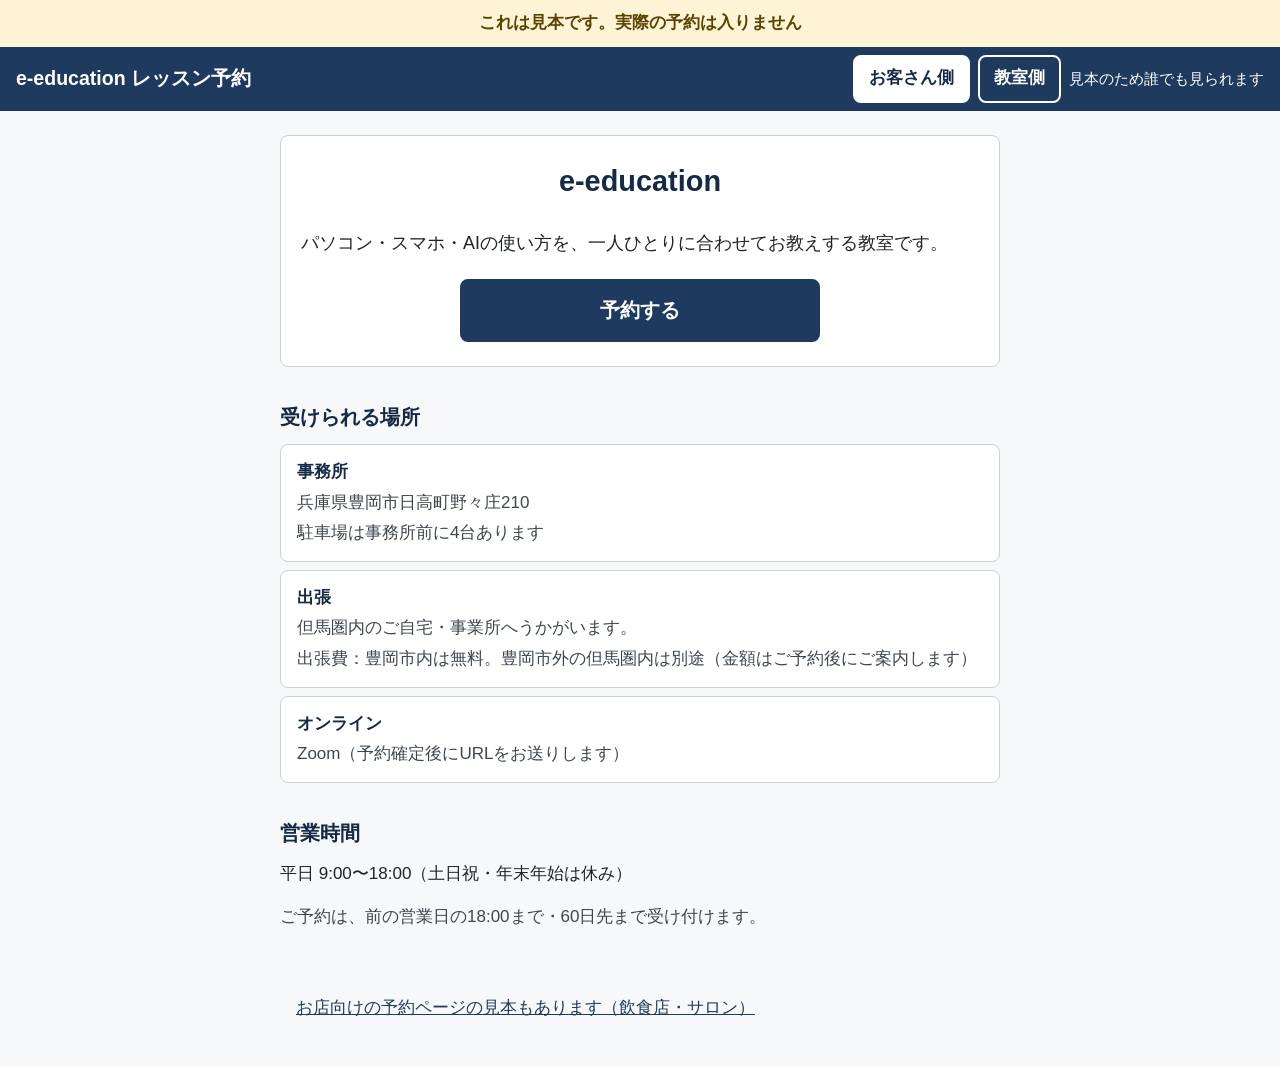
<file: index.html>
<!DOCTYPE html>
<html lang="ja">
<head>
  <meta charset="UTF-8">
  <meta name="viewport" content="width=device-width, initial-scale=1">
  <meta name="description" content="e-education（兵庫県豊岡市）のレッスン予約ページの見本です。実際の予約は入りません。">
  <meta name="theme-color" content="#1f3a5f">
  <title>e-education レッスン予約（見本）</title>
  <link rel="stylesheet" href="css/style.css">
</head>
<body>
  <!-- 全画面に出す「見本です」のお知らせ -->
  <p class="demo-notice" id="demo-notice"></p>

  <header class="site-header">
    <p class="site-name" id="site-name"></p>
    <!-- お客さん側と教室側の切り替え（見本なのでログインはなし） -->
    <nav class="mode-switch" aria-label="画面の切り替え">
      <button type="button" class="mode-btn" data-action="mode-customer" id="mode-customer">お客さん側</button>
      <button type="button" class="mode-btn" data-action="mode-admin" id="mode-admin">教室側</button>
      <span class="mode-note">見本のため誰でも見られます</span>
    </nav>
  </header>

  <div class="layout">
    <!-- 画面はここに js/app.js が描く -->
    <main class="page" id="app"></main>
    <!-- 選んだ内容と金額・時間（スマホは下に固定の帯、パソコンは右側） -->
    <aside class="summary" id="summary" aria-label="選んだ内容" hidden></aside>
  </div>

  <!-- お店向けの見本への小さな案内（トップの画面にだけ出す。css/style.css の .site-footer） -->
  <footer class="site-footer">
    <p><a href="shop/">お店向けの予約ページの見本もあります（飲食店・サロン）</a></p>
  </footer>

  <!-- 読みこむ順番に意味がある：データ → 計算 → 保存 → 書き方 → 教室側の画面 → 画面全体 -->
  <script src="js/data.js"></script>
  <script src="js/availability.js"></script>
  <script src="js/price.js"></script>
  <script src="js/store.js"></script>
  <script src="js/format.js"></script>
  <script src="js/admin.js"></script>
  <script src="js/app.js"></script>
</body>
</html>
</file>
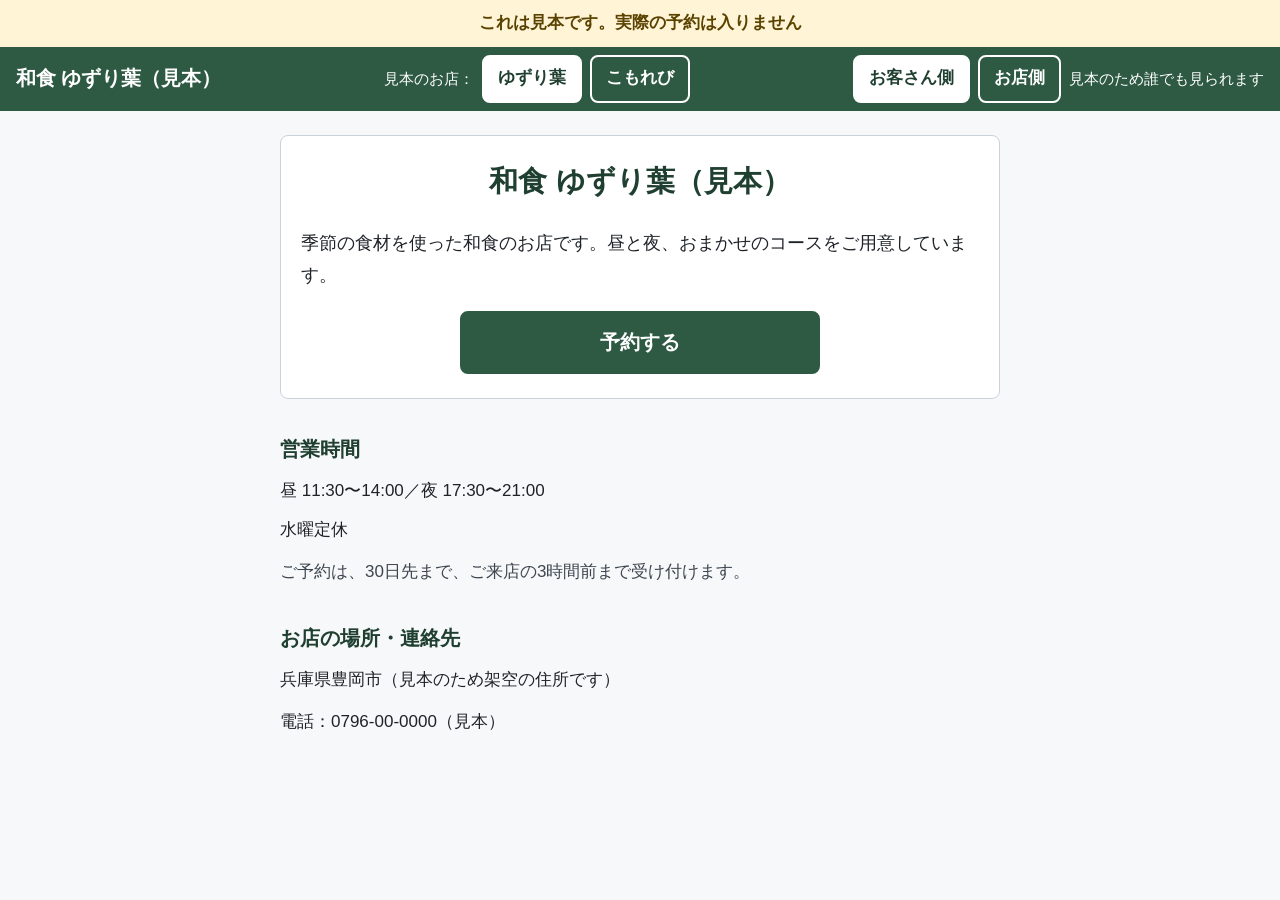
<file: shop/index.html>
<!DOCTYPE html>
<html lang="ja">
<head>
  <meta charset="UTF-8">
  <meta name="viewport" content="width=device-width, initial-scale=1">
  <meta name="theme-color" content="#1f3a5f">
  <meta name="description" content="但馬の小さなお店向けの予約ページの見本です。実際の予約は入りません。">
  <title>お店向け予約ページ（見本）</title>
  <link rel="stylesheet" href="css/style.css">
</head>
<body data-color="navy">
  <!-- 全画面に出す「見本です」のお知らせ -->
  <p class="demo-notice" id="demo-notice"></p>

  <header class="site-header">
    <p class="site-name" id="site-name">お店向け予約ページ（見本）</p>
    <!-- 見本のお店の切り替え -->
    <nav class="mode-switch" id="shop-switch" aria-label="見本のお店の切り替え"></nav>
    <!-- お客さん側とお店側の切り替え（見本なのでログインはなし） -->
    <nav class="mode-switch" aria-label="画面の切り替え">
      <button type="button" class="mode-btn" data-action="mode-customer" id="mode-customer">お客さん側</button>
      <button type="button" class="mode-btn" data-action="mode-admin" id="mode-admin">お店側</button>
      <span class="mode-note">見本のため誰でも見られます</span>
    </nav>
  </header>

  <div class="layout">
    <!-- 画面はここに js/app.js が描く -->
    <main class="page" id="app"></main>
    <!-- 選んだ内容と料金・時間（スマホは下に固定の帯、パソコンは右側） -->
    <aside class="summary" id="summary" aria-label="選んだ内容" hidden></aside>
  </div>

  <!-- 読みこむ順番に意味がある：お店の設定 → 計算 → 金額 → 書き方 → 保存 → 設定の確かめ → お店側の画面 → 画面全体 -->
  <script src="js/shops.js"></script>
  <script src="js/availability.js"></script>
  <script src="js/price.js"></script>
  <script src="js/format.js"></script>
  <script src="js/store.js"></script>
  <script src="js/settings.js"></script>
  <script src="js/admin.js"></script>
  <script src="js/app.js"></script>
</body>
</html>
</file>
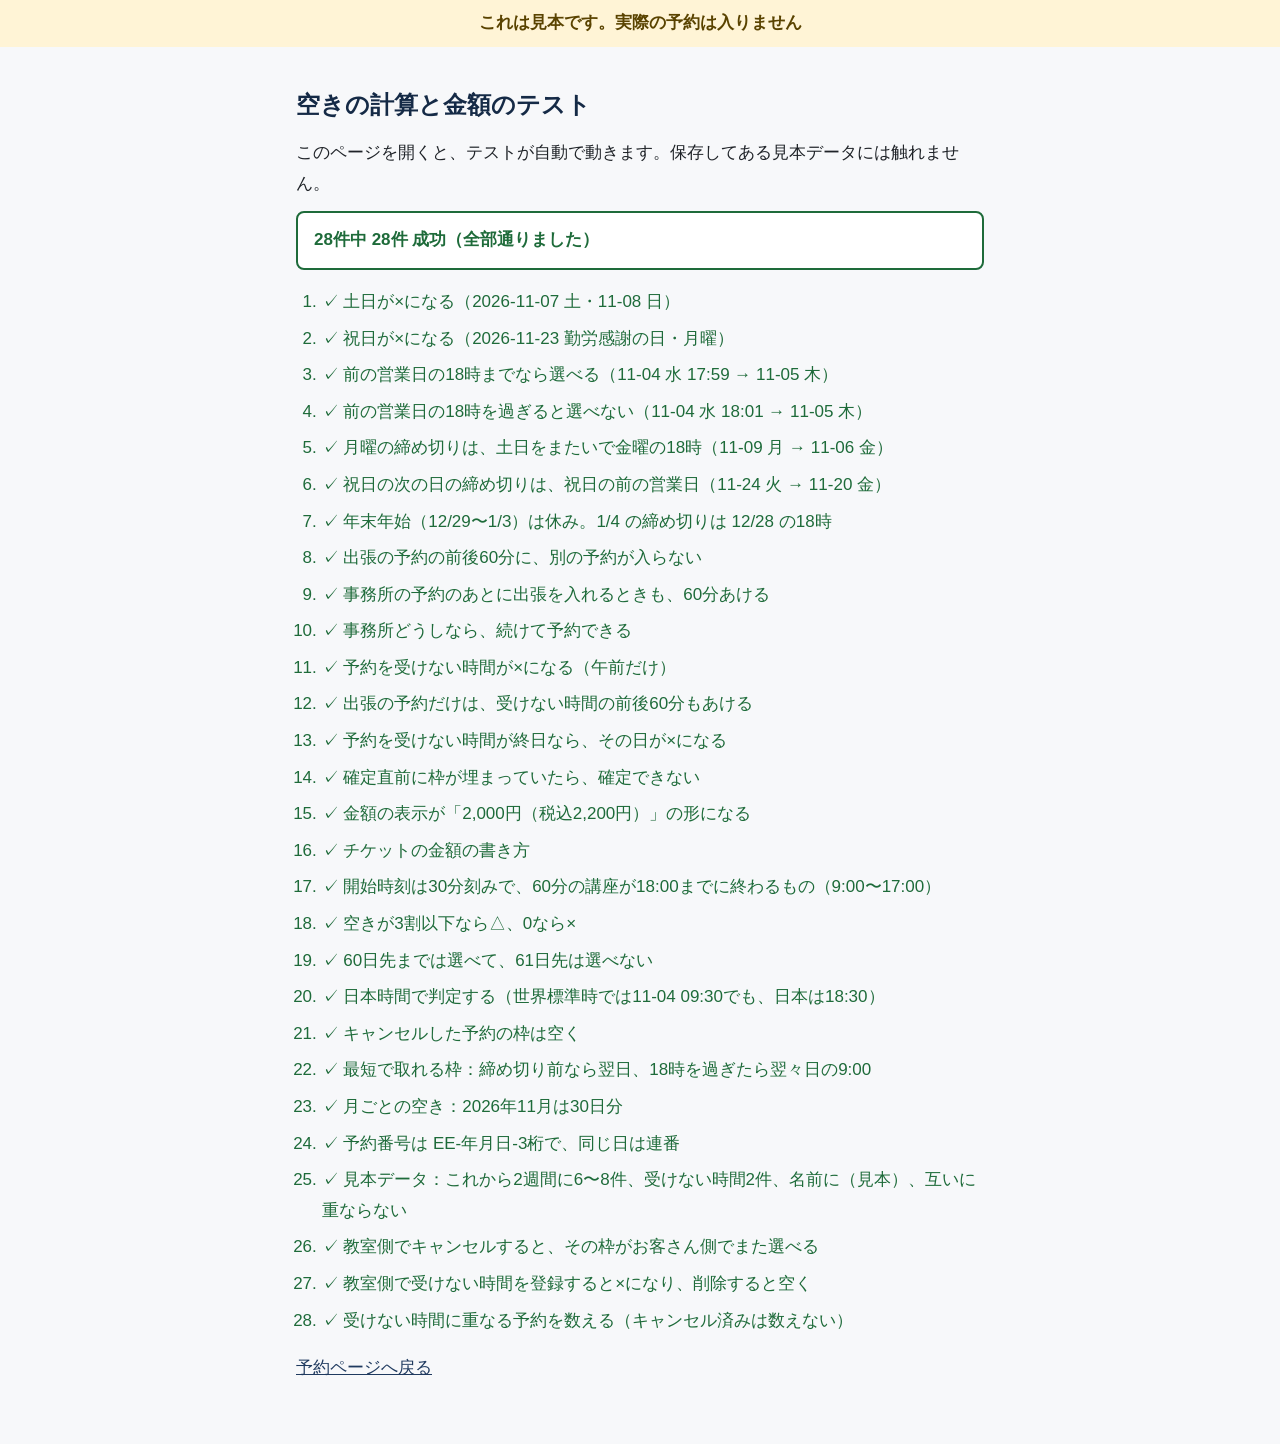
<file: tests/index.html>
<!DOCTYPE html>
<html lang="ja">
<head>
  <meta charset="UTF-8">
  <meta name="viewport" content="width=device-width, initial-scale=1">
  <meta name="description" content="e-education（兵庫県豊岡市）のレッスン予約ページの見本です。実際の予約は入りません。">
  <meta name="theme-color" content="#1f3a5f">
  <title>テスト — e-education レッスン予約（見本）</title>
  <link rel="stylesheet" href="../css/style.css">
</head>
<body>
  <p class="demo-notice">これは見本です。実際の予約は入りません</p>
  <main class="page">
    <h1>空きの計算と金額のテスト</h1>
    <p>このページを開くと、テストが自動で動きます。保存してある見本データには触れません。</p>
    <p id="summary" class="test-summary">テスト中…</p>
    <ol id="results" class="test-list"></ol>
    <p><a href="../index.html">予約ページへ戻る</a></p>
  </main>

  <script src="../js/data.js"></script>
  <script src="../js/availability.js"></script>
  <script src="../js/price.js"></script>
  <script src="../js/store.js"></script>
  <script src="tests.js"></script>
</body>
</html>
</file>
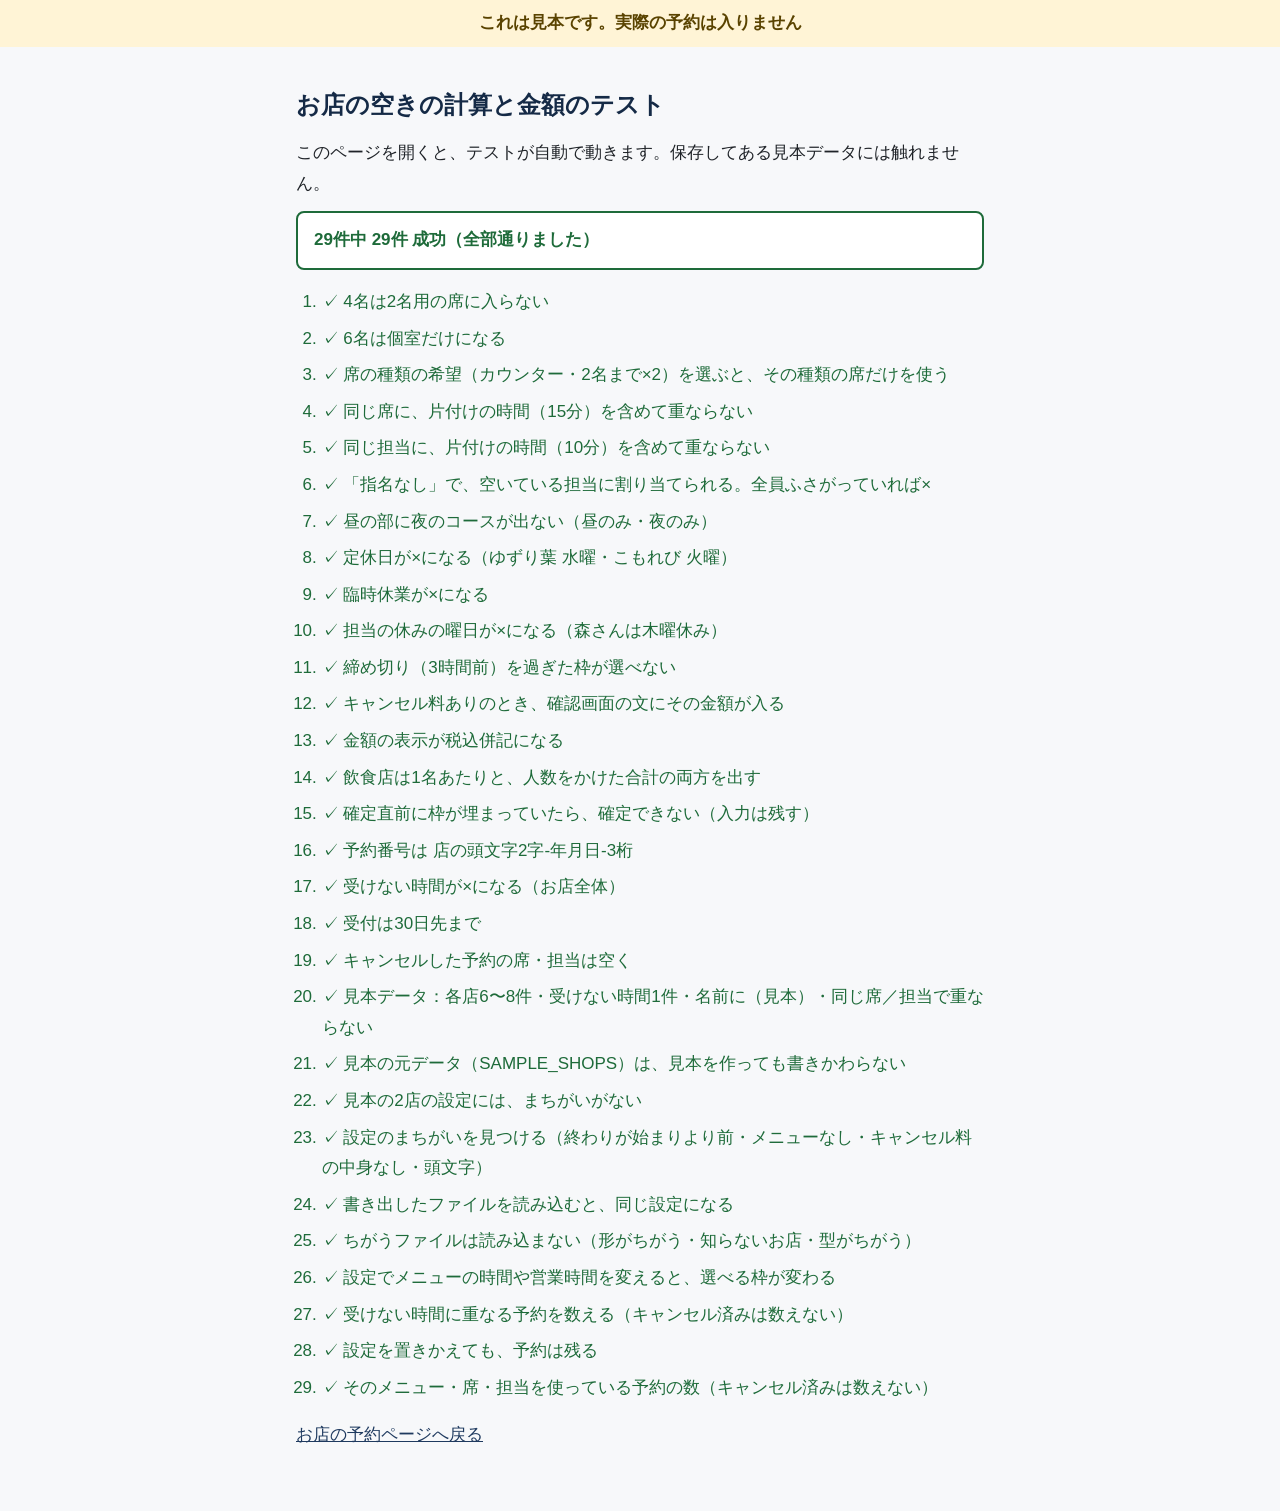
<file: shop/tests/index.html>
<!DOCTYPE html>
<html lang="ja">
<head>
  <meta charset="UTF-8">
  <meta name="viewport" content="width=device-width, initial-scale=1">
  <title>テスト — お店向け予約ページ（見本）</title>
  <link rel="stylesheet" href="../css/style.css">
</head>
<body>
  <p class="demo-notice">これは見本です。実際の予約は入りません</p>
  <main class="page">
    <h1>お店の空きの計算と金額のテスト</h1>
    <p>このページを開くと、テストが自動で動きます。保存してある見本データには触れません。</p>
    <p id="summary" class="test-summary">テスト中…</p>
    <ol id="results" class="test-list"></ol>
    <p><a href="../index.html">お店の予約ページへ戻る</a></p>
  </main>

  <script src="../js/shops.js"></script>
  <script src="../js/availability.js"></script>
  <script src="../js/price.js"></script>
  <script src="../js/format.js"></script>
  <script src="../js/store.js"></script>
  <script src="../js/settings.js"></script>
  <script src="tests.js"></script>
</body>
</html>
</file>
<file: css/style.css>
/* =============================================================
   css/style.css — 見た目
   色はここ（先頭の変数）だけで決める。
   ============================================================= */

:root {
  /* 落ち着いた紺（※教室のロゴの紺に近い色の仮。ロゴの色番号がわかれば差しかえる） */
  --color-navy: #1f3a5f;
  --color-navy-dark: #152a46;
  --color-navy-light: #e8eef6;

  --color-text: #1f2328;      /* 本文 */
  --color-text-sub: #3d4650;  /* 説明文（薄くしすぎない） */
  --color-bg: #f7f8fa;
  --color-surface: #ffffff;
  --color-border: #c9d1db;

  --color-notice-bg: #fff4d6; /* 「見本です」の帯 */
  --color-notice-text: #5a4300;

  --color-few: #7a5200;       /* △ 残りわずか（せかさない落ち着いた茶） */
  --color-none-bg: #eceef1;   /* × の日の地（赤で塗らない） */
  --color-none-text: #5b636d; /* × の日の文字（読める濃さ） */
  --color-error: #8a3b00;     /* 入力のまちがい */

  --color-ok: #1e6b3a;        /* テストの成功 */
  --color-ng: #8a3b00;        /* テストの失敗（赤で塗らない） */

  --font-size-base: 17px;
  --line-height: 1.8;
  --tap-height: 48px;         /* ボタンの高さの下限 */
  --radius: 8px;
}

* { box-sizing: border-box; }

html { font-size: var(--font-size-base); }

body {
  margin: 0;
  background: var(--color-bg);
  color: var(--color-text);
  font-family: "Hiragino Sans", "Hiragino Kaku Gothic ProN", "Noto Sans JP", "Yu Gothic", Meiryo, sans-serif;
  line-height: var(--line-height);
}

a { color: var(--color-navy); }

/* 「これは見本です」の帯 */
.demo-notice {
  margin: 0;
  padding: 8px 16px;
  background: var(--color-notice-bg);
  color: var(--color-notice-text);
  text-align: center;
  font-weight: bold;
}

.site-header {
  background: var(--color-navy);
  color: #fff;
  padding: 8px 16px;
  display: flex;
  flex-wrap: wrap;
  align-items: center;
  justify-content: space-between;
  gap: 4px 16px;
}

/* お客さん側・教室側の切り替え */
.mode-switch { display: flex; flex-wrap: wrap; align-items: center; gap: 4px 8px; }
.mode-btn {
  min-height: var(--tap-height);
  padding: 6px 14px;
  border: 2px solid #fff;
  border-radius: var(--radius);
  background: transparent;
  color: #fff;
  font-weight: bold;
  cursor: pointer;
}
.mode-btn[aria-pressed="true"] { background: #fff; color: var(--color-navy-dark); }
.mode-note { font-size: 0.9rem; }

.site-name {
  margin: 0;
  font-size: 1.15rem;
  font-weight: bold;
}

.page {
  max-width: 720px;
  margin: 0 auto;
  padding: 24px 16px 48px;
}

/* 本文と「選んだ内容」を並べる枠（スマホでは本文だけ） */
.layout {
  max-width: 1100px;
  margin: 0 auto;
}
.layout > .page { margin: 0 auto; }

h1 {
  font-size: 1.4rem;
  color: var(--color-navy-dark);
  line-height: 1.5;
}

h2 {
  font-size: 1.2rem;
  color: var(--color-navy-dark);
  margin: 0 0 8px;
}

p { margin: 0 0 12px; }

.sub { color: var(--color-text-sub); font-size: 1rem; }

.section { margin-top: 32px; }

/* ---------- ボタン ---------- */
button { font: inherit; }

.btn {
  display: inline-flex;
  align-items: center;
  justify-content: center;
  min-height: var(--tap-height);
  padding: 10px 24px;
  border-radius: var(--radius);
  border: 2px solid var(--color-navy);
  font-weight: bold;
  cursor: pointer;
}
.btn-primary { background: var(--color-navy); color: #fff; }
.btn-primary:hover { background: var(--color-navy-dark); }
.btn-secondary { background: var(--color-surface); color: var(--color-navy); }
.btn-secondary:hover { background: var(--color-navy-light); }
.btn-large { min-height: 56px; font-size: 1.15rem; padding: 12px 40px; }

.actions { margin: 24px 0 8px; }
.actions .btn { width: 100%; }

button:focus-visible, input:focus-visible, textarea:focus-visible {
  outline: 3px solid #f0b400;
  outline-offset: 2px;
}

/* ---------- 手順の見出し ---------- */
.step-head {
  display: flex;
  align-items: center;
  justify-content: space-between;
  gap: 12px;
  margin-bottom: 4px;
}
.btn-back {
  min-height: var(--tap-height);
  padding: 8px 16px 8px 8px;
  border: none;
  background: none;
  color: var(--color-navy);
  font-weight: bold;
  cursor: pointer;
  text-decoration: underline;
}
.step-count { margin: 0; color: var(--color-text-sub); font-size: 1rem; }

/* ---------- トップ ---------- */
.hero {
  background: var(--color-surface);
  border: 1px solid var(--color-border);
  border-radius: var(--radius);
  padding: 24px 20px;
  text-align: center;
}
.hero h1 { margin-top: 0; font-size: 1.7rem; }
.lead { font-size: 1.05rem; text-align: left; }
.hero .btn-large { width: 100%; max-width: 360px; margin-top: 8px; }

.place-list { list-style: none; padding: 0; margin: 0; }
.place-list li {
  background: var(--color-surface);
  border: 1px solid var(--color-border);
  border-radius: var(--radius);
  padding: 12px 16px;
  margin-bottom: 8px;
}
.place-name { display: block; font-weight: bold; color: var(--color-navy-dark); }
.place-detail { display: block; color: var(--color-text-sub); }

/* ---------- 選ぶカード（講座・場所） ---------- */
.choice-list { display: grid; gap: 12px; margin: 16px 0; }
.choice {
  display: block;
  width: 100%;
  min-height: var(--tap-height);
  text-align: left;
  padding: 14px 16px 14px 52px;
  background: var(--color-surface);
  border: 2px solid var(--color-border);
  border-radius: var(--radius);
  color: var(--color-text);
  cursor: pointer;
  position: relative;
  line-height: 1.6;
}
/* 左の丸（選ぶと塗りつぶし） */
.choice::before {
  content: "";
  position: absolute;
  left: 16px;
  top: 18px;
  width: 22px;
  height: 22px;
  border: 2px solid var(--color-navy);
  border-radius: 50%;
  background: #fff;
}
.choice[aria-checked="true"] {
  border-color: var(--color-navy);
  background: var(--color-navy-light);
  box-shadow: 0 0 0 1px var(--color-navy);
}
.choice[aria-checked="true"]::before {
  background: var(--color-navy);
  box-shadow: inset 0 0 0 4px #fff;
}
.choice-title { display: block; font-weight: bold; font-size: 1.1rem; color: var(--color-navy-dark); }
.choice-meta { display: block; font-weight: bold; }
.choice-desc { display: block; color: var(--color-text-sub); }

.notes { padding-left: 1.3em; margin: 8px 0 16px; }

.tickets table {
  width: 100%;
  border-collapse: collapse;
  background: var(--color-surface);
  font-size: 1rem;
}
.tickets caption { text-align: left; font-weight: bold; padding-bottom: 4px; }
.tickets th, .tickets td {
  border: 1px solid var(--color-border);
  padding: 6px 8px;
  text-align: left;
}
.tickets tbody th { white-space: nowrap; }
.tickets thead th { background: var(--color-navy-light); }
.tickets p { margin-top: 8px; }

/* ---------- ③ 日付（カレンダー） ---------- */
.earliest {
  background: var(--color-surface);
  border: 2px solid var(--color-navy);
  border-radius: var(--radius);
  padding: 16px;
  margin: 16px 0;
}
.earliest-label { margin: 0; color: var(--color-text-sub); font-weight: bold; }
.earliest-value { font-size: 1.25rem; font-weight: bold; color: var(--color-navy-dark); margin: 4px 0 12px; }
.earliest .btn { width: 100%; }

.legend { display: flex; flex-wrap: wrap; gap: 4px 16px; font-size: 1rem; }

.cal-nav {
  display: flex;
  align-items: center;
  justify-content: space-between;
  gap: 8px;
  margin: 8px 0;
}
.cal-title { margin: 0; font-size: 1.2rem; }
.btn-month {
  min-height: var(--tap-height);
  padding: 8px 12px;
  border: 2px solid var(--color-navy);
  border-radius: var(--radius);
  background: var(--color-surface);
  color: var(--color-navy);
  font-weight: bold;
  cursor: pointer;
}
.btn-month:disabled { border-color: var(--color-border); color: var(--color-none-text); cursor: default; }

.calendar { width: 100%; border-collapse: separate; border-spacing: 3px; table-layout: fixed; margin-bottom: 12px; }
.calendar th { font-size: 0.95rem; font-weight: bold; color: var(--color-text-sub); padding: 4px 0; }
.calendar td { padding: 0; height: 60px; }
.cal-day {
  display: flex;
  flex-direction: column;
  align-items: center;
  justify-content: center;
  width: 100%;
  height: 100%;
  min-height: var(--tap-height);
  border-radius: 6px;
  border: 2px solid var(--color-border);
  background: var(--color-surface);
  line-height: 1.2;
}
button.cal-day { cursor: pointer; }
button.cal-day:hover { border-color: var(--color-navy); }
.cal-num { font-size: 1rem; font-weight: bold; }
.cal-mark { font-size: 1.1rem; font-weight: bold; }
.mark-ok, .mark-ok .cal-mark { color: var(--color-navy); }
/* ○ は文字の形が小さく見えるので、△・× と同じくらいの大きさの輪を線で描く（文字は読み上げ用に残す） */
.mark-ok .cal-mark, .ring {
  display: inline-block;
  width: 0.95em;
  height: 0.95em;
  margin: 0.15em 0;
  border: 2.5px solid var(--color-navy);
  border-radius: 50%;
  font-size: 1rem;
  color: transparent;
  overflow: hidden;
  vertical-align: middle;
}
.mark-few, .mark-few .cal-mark { color: var(--color-few); }
.cal-day.mark-none { background: var(--color-none-bg); border-color: var(--color-none-bg); color: var(--color-none-text); }
.mark-none-text { color: var(--color-none-text); }
.cal-day.is-selected { border-color: var(--color-navy); background: var(--color-navy-light); box-shadow: 0 0 0 1px var(--color-navy); }

/* ---------- ④ 時間 ---------- */
.day-title { font-size: 1.15rem; font-weight: bold; margin: 8px 0 4px; }
.time-list {
  display: grid;
  grid-template-columns: repeat(auto-fill, minmax(140px, 1fr));
  gap: 8px;
  margin: 12px 0;
}
.time-btn {
  min-height: var(--tap-height);
  padding: 8px;
  border: 2px solid var(--color-navy);
  border-radius: var(--radius);
  background: var(--color-surface);
  color: var(--color-navy-dark);
  font-weight: bold;
  font-size: 1.05rem;
  cursor: pointer;
}
.time-btn[aria-checked="true"] { background: var(--color-navy); color: #fff; }
.chosen {
  background: var(--color-navy-light);
  border-radius: var(--radius);
  padding: 12px 16px;
  margin-top: 16px;
}

/* お知らせ（先に予約が入ったときなど）。責めない落ち着いた色 */
.notice {
  background: var(--color-notice-bg);
  color: var(--color-notice-text);
  border-radius: var(--radius);
  padding: 12px 16px;
  font-weight: bold;
}
.notice-plain {
  background: var(--color-navy-light);
  border-radius: var(--radius);
  padding: 12px 16px;
}

/* ---------- ⑤ 入力 ---------- */
.field { margin-bottom: 20px; }
.field label { display: block; font-weight: bold; margin-bottom: 4px; }
.field input, .field textarea, .field select {
  display: block;
  width: 100%;
  max-width: 100%;
  min-width: 0;          /* iPhone で入力欄が中身の幅に引っぱられて、はみ出さないように */
  box-sizing: border-box;
  min-height: var(--tap-height);
  padding: 10px 12px;
  font: inherit;
  color: var(--color-text);
  background: #fff;
  border: 2px solid var(--color-border);
  border-radius: var(--radius);
}
.field input:focus, .field textarea:focus { border-color: var(--color-navy); }

/* 日付の入力欄：iPhone（Safari）は独自の見た目で幅を決めるので、
   見た目の指定を外して（appearance: none）ほかの欄と同じ幅・高さにそろえる */
.field input[type="date"] {
  -webkit-appearance: none;
  appearance: none;
  height: var(--tap-height);
  line-height: 1.4;
  text-align: left;
}
.field input[type="date"]::-webkit-date-and-time-value { text-align: left; }
.field-hint { margin: 4px 0 0; color: var(--color-text-sub); font-size: 1rem; }
.field-hint.is-empty { color: var(--color-navy-dark); font-weight: bold; }
.field [aria-invalid="true"] { border-color: var(--color-error); }
.field-error { color: var(--color-error); font-weight: bold; margin: 4px 0 0; }
.tag-req, .tag-opt {
  display: inline-block;
  font-size: 0.85rem;
  padding: 0 8px;
  border-radius: 4px;
  margin-left: 4px;
  vertical-align: middle;
}
.tag-req { background: var(--color-navy); color: #fff; }
.tag-opt { background: var(--color-none-bg); color: var(--color-text); }

/* ---------- ⑥ 確認・⑦ 完了 ---------- */
.demo-notice-strong {
  background: var(--color-notice-bg);
  color: var(--color-notice-text);
  border: 2px solid #d9b44a;
  border-radius: var(--radius);
  padding: 12px 8px;
  font-weight: bold;
  text-align: center;
}

.details {
  margin: 16px 0;
  background: var(--color-surface);
  border: 1px solid var(--color-border);
  border-radius: var(--radius);
}
.details > div {
  display: grid;
  grid-template-columns: 7.5em 1fr;
  gap: 8px;
  padding: 10px 16px;
  border-bottom: 1px solid var(--color-border);
}
.details > div:last-child { border-bottom: none; }
.details dt { font-weight: bold; color: var(--color-navy-dark); }
.details dd { margin: 0; overflow-wrap: anywhere; }
/* スマホでは項目名の下に中身を出す（中身の幅を広くとるため） */
@media (max-width: 599px) {
  .details > div { grid-template-columns: 1fr; gap: 0; }
}

.contact-box {
  margin: 24px 0;
  padding: 16px;
  background: var(--color-surface);
  border: 2px solid var(--color-navy);
  border-radius: var(--radius);
}

.booking-number {
  text-align: center;
  background: var(--color-navy);
  color: #fff;
  border-radius: var(--radius);
  padding: 16px;
  margin: 16px 0;
}
.booking-number-label { margin: 0; font-weight: bold; }
.booking-number-value { margin: 0; font-size: 1.6rem; font-weight: bold; letter-spacing: 0.05em; }

.flow { padding-left: 1.5em; }
.flow li { margin-bottom: 6px; }

.email-preview {
  white-space: pre-wrap;
  overflow-wrap: anywhere;
  font-family: inherit;
  font-size: 1rem;
  line-height: 1.7;
  background: var(--color-surface);
  border: 1px dashed var(--color-border);
  border-radius: var(--radius);
  padding: 16px;
}

/* ---------- 教室側 ---------- */
body.is-admin .page { max-width: 1040px; }

.tabs { display: flex; flex-wrap: wrap; gap: 8px; margin: 8px 0 20px; border-bottom: 2px solid var(--color-navy); }
.tab-btn {
  min-height: var(--tap-height);
  padding: 8px 16px;
  border: 2px solid var(--color-navy);
  border-bottom: none;
  border-radius: var(--radius) var(--radius) 0 0;
  background: var(--color-surface);
  color: var(--color-navy);
  font-weight: bold;
  cursor: pointer;
  margin-bottom: -2px;
}
.tab-btn[aria-selected="true"] { background: var(--color-navy); color: #fff; }

.filters { display: flex; flex-wrap: wrap; gap: 8px; }
.filter-btn {
  min-height: var(--tap-height);
  min-width: 88px;
  padding: 8px 16px;
  border: 2px solid var(--color-navy);
  border-radius: var(--radius);
  background: var(--color-surface);
  color: var(--color-navy);
  font-weight: bold;
  cursor: pointer;
}
.filter-btn[aria-pressed="true"] { background: var(--color-navy-light); box-shadow: inset 0 -4px 0 var(--color-navy); }
.period { margin: 12px 0; font-weight: bold; }
.empty { padding: 16px; background: var(--color-surface); border: 1px solid var(--color-border); border-radius: var(--radius); }

.admin-table { width: 100%; border-collapse: collapse; background: var(--color-surface); }
.admin-table th, .admin-table td {
  border-bottom: 1px solid var(--color-border);
  padding: 10px 12px;
  text-align: left;
  vertical-align: middle;
}
.admin-table thead th { background: var(--color-navy-light); color: var(--color-navy-dark); white-space: nowrap; }
.admin-table tr.is-cancelled td { color: var(--color-none-text); background: var(--color-none-bg); }
.status-cancelled { font-weight: bold; }
.btn-small { min-height: var(--tap-height); padding: 6px 16px; }

.block-form {
  max-width: 640px;
  background: var(--color-surface);
  border: 1px solid var(--color-border);
  border-radius: var(--radius);
  padding: 16px;
}
.field-row { display: grid; grid-template-columns: minmax(0, 1fr) minmax(0, 1fr); gap: 16px; }
.field-row > .field { min-width: 0; }
.block-form .field { margin-bottom: 12px; }

/* スマホでは表を1件ずつのカードにする（横にはみ出さないように） */
@media (max-width: 699px) {
  .tabs { border-bottom: none; }
  .tab-btn { border-bottom: 2px solid var(--color-navy); border-radius: var(--radius); margin-bottom: 0; }
  .admin-table thead { display: none; }
  .admin-table, .admin-table tbody, .admin-table tr, .admin-table td { display: block; width: 100%; }
  .admin-table tr { border: 1px solid var(--color-border); border-radius: var(--radius); margin-bottom: 12px; padding: 4px 0; background: var(--color-surface); }
  .admin-table td { border-bottom: none; padding: 4px 16px; display: grid; grid-template-columns: 6em 1fr; gap: 8px; }
  .admin-table td::before { content: attr(data-label); font-weight: bold; color: var(--color-navy-dark); }
  .admin-table { background: transparent; }
}

/* ---------- 選んだ内容（スマホは下に固定の帯） ---------- */
.summary {
  position: fixed;
  left: 0;
  right: 0;
  bottom: 0;
  z-index: 10;
  background: var(--color-navy-dark);
  color: #fff;
  padding: 8px 16px 10px;
  font-size: 1rem;
  line-height: 1.5;
  box-shadow: 0 -2px 8px rgba(0, 0, 0, 0.15);
}
.summary[hidden] { display: none; }
.summary-title { display: none; }
.summary-list { margin: 0; display: grid; grid-template-columns: 1fr; gap: 0; }
.summary-list > div { display: flex; gap: 8px; min-width: 0; }
.summary-list dt { flex: none; opacity: 0.85; }
.summary-list dd { margin: 0; font-weight: bold; min-width: 0; overflow-wrap: anywhere; }

/* スマホで文字を入れている間は帯を隠す（js/app.js が is-typing をつける） */
@media (max-width: 959px) {
  body.is-typing .summary { display: none; }
}

/* パソコン・タブレット：本文の右に並べる */
@media (min-width: 960px) {
  .layout {
    display: grid;
    grid-template-columns: minmax(0, 720px) 320px;
    justify-content: center;
    gap: 32px;
    padding: 0 24px;
  }
  .layout.no-summary { grid-template-columns: minmax(0, 720px); }
  body.is-admin .layout.no-summary { grid-template-columns: minmax(0, 1040px); }
  .layout > .page { margin: 0; padding-left: 0; padding-right: 0; width: 100%; }
  .summary {
    position: sticky;
    top: 24px;
    align-self: start;
    margin-top: 24px;
    border-radius: var(--radius);
    padding: 16px 20px;
    box-shadow: none;
  }
  .summary-title { display: block; font-weight: bold; margin-bottom: 8px; font-size: 1.05rem; }
  .summary-list { grid-template-columns: 1fr; gap: 8px; }
  .summary-list > div { flex-direction: column; gap: 0; }
  .actions .btn { width: auto; min-width: 320px; }
}

/* ---------- テストページ ---------- */
.test-summary {
  padding: 12px 16px;
  border-radius: var(--radius);
  background: var(--color-surface);
  border: 2px solid var(--color-border);
  font-weight: bold;
}
.test-summary[data-result="pass"] { border-color: var(--color-ok); color: var(--color-ok); }
.test-summary[data-result="fail"] { border-color: var(--color-ng); color: var(--color-ng); }

.test-list { padding-left: 1.5em; }
.test-list li { margin: 6px 0; overflow-wrap: anywhere; }
.test-ok { color: var(--color-ok); }
.test-ng { color: var(--color-ng); font-weight: bold; }

/* ---------- お店向けの見本への案内（トップの画面にだけ出す） ---------- */
/* トップの画面には .hero があるので、それがあるときだけ出す（js/app.js は変えずにすむ） */
.site-footer { display: none; }
body:has(.hero) .site-footer {
  display: block;
  max-width: 720px;
  margin: 0 auto;
  padding: 0 16px 32px;
  font-size: 1rem;
}
</file>
<file: shop/css/style.css>
/* =============================================================
   shop/css/style.css — お店向け予約ページの見た目
   レッスン予約の css/style.css を写したもの（iPhone の入力欄の指定もそのまま入っている）。
   お店の色は、5色から選ぶ（body の data-color で切りかえる）。
   ============================================================= */

:root {
  /* お店の色（既定は紺）。下の body[data-color] で5色を切りかえる */
  --color-main: #1f3a5f;
  --color-main-dark: #152a46;
  --color-main-light: #e8eef6;

  --color-text: #1f2328;      /* 本文 */
  --color-text-sub: #3d4650;  /* 説明文（薄くしすぎない） */
  --color-bg: #f7f8fa;
  --color-surface: #ffffff;
  --color-border: #c9d1db;

  --color-notice-bg: #fff4d6; /* 「見本です」の帯 */
  --color-notice-text: #5a4300;

  --color-few: #7a5200;       /* △ 残りわずか（せかさない落ち着いた茶） */
  --color-none-bg: #eceef1;   /* × の日の地（赤で塗らない） */
  --color-none-text: #5b636d; /* × の日の文字（読める濃さ） */
  --color-error: #8a3b00;     /* 入力のまちがい */

  --color-ok: #1e6b3a;        /* テストの成功 */
  --color-ng: #8a3b00;        /* テストの失敗（赤で塗らない） */

  --font-size-base: 17px;
  --line-height: 1.8;
  --tap-height: 48px;         /* ボタンの高さの下限 */
  --radius: 8px;
}

/* お店の色（5色）。設定の color と同じ名前 */
body[data-color="navy"]  { --color-main: #1f3a5f; --color-main-dark: #152a46; --color-main-light: #e8eef6; }
body[data-color="green"] { --color-main: #2e5a44; --color-main-dark: #1f3f30; --color-main-light: #e6f0ea; }
body[data-color="brown"] { --color-main: #5c4330; --color-main-dark: #402e20; --color-main-light: #f2ebe4; }
body[data-color="wine"]  { --color-main: #6b2f3a; --color-main-dark: #4c2029; --color-main-light: #f4e8ea; }
body[data-color="gray"]  { --color-main: #3a3f45; --color-main-dark: #26292d; --color-main-light: #eceef0; }


* { box-sizing: border-box; }

html { font-size: var(--font-size-base); }

body {
  margin: 0;
  background: var(--color-bg);
  color: var(--color-text);
  font-family: "Hiragino Sans", "Hiragino Kaku Gothic ProN", "Noto Sans JP", "Yu Gothic", Meiryo, sans-serif;
  line-height: var(--line-height);
}

a { color: var(--color-main); }

/* 「これは見本です」の帯 */
.demo-notice {
  margin: 0;
  padding: 8px 16px;
  background: var(--color-notice-bg);
  color: var(--color-notice-text);
  text-align: center;
  font-weight: bold;
}

.site-header {
  background: var(--color-main);
  color: #fff;
  padding: 8px 16px;
  display: flex;
  flex-wrap: wrap;
  align-items: center;
  justify-content: space-between;
  gap: 4px 16px;
}

/* お客さん側・教室側の切り替え */
.mode-switch { display: flex; flex-wrap: wrap; align-items: center; gap: 4px 8px; }
.mode-btn {
  min-height: var(--tap-height);
  padding: 6px 14px;
  border: 2px solid #fff;
  border-radius: var(--radius);
  background: transparent;
  color: #fff;
  font-weight: bold;
  cursor: pointer;
}
.mode-btn[aria-pressed="true"] { background: #fff; color: var(--color-main-dark); }
.mode-note { font-size: 0.9rem; }

.site-name {
  margin: 0;
  font-size: 1.15rem;
  font-weight: bold;
}

.page {
  max-width: 720px;
  margin: 0 auto;
  padding: 24px 16px 48px;
}

/* 本文と「選んだ内容」を並べる枠（スマホでは本文だけ） */
.layout {
  max-width: 1100px;
  margin: 0 auto;
}
.layout > .page { margin: 0 auto; }

h1 {
  font-size: 1.4rem;
  color: var(--color-main-dark);
  line-height: 1.5;
}

h2 {
  font-size: 1.2rem;
  color: var(--color-main-dark);
  margin: 0 0 8px;
}

p { margin: 0 0 12px; }

.sub { color: var(--color-text-sub); font-size: 1rem; }

.section { margin-top: 32px; }

/* ---------- ボタン ---------- */
button { font: inherit; }

.btn {
  display: inline-flex;
  align-items: center;
  justify-content: center;
  min-height: var(--tap-height);
  padding: 10px 24px;
  border-radius: var(--radius);
  border: 2px solid var(--color-main);
  font-weight: bold;
  cursor: pointer;
}
.btn-primary { background: var(--color-main); color: #fff; }
.btn-primary:hover { background: var(--color-main-dark); }
.btn-secondary { background: var(--color-surface); color: var(--color-main); }
.btn-secondary:hover { background: var(--color-main-light); }
.btn-large { min-height: 56px; font-size: 1.15rem; padding: 12px 40px; }

.actions { margin: 24px 0 8px; }
.actions .btn { width: 100%; }

button:focus-visible, input:focus-visible, textarea:focus-visible {
  outline: 3px solid #f0b400;
  outline-offset: 2px;
}

/* ---------- 手順の見出し ---------- */
.step-head {
  display: flex;
  align-items: center;
  justify-content: space-between;
  gap: 12px;
  margin-bottom: 4px;
}
.btn-back {
  min-height: var(--tap-height);
  padding: 8px 16px 8px 8px;
  border: none;
  background: none;
  color: var(--color-main);
  font-weight: bold;
  cursor: pointer;
  text-decoration: underline;
}
.step-count { margin: 0; color: var(--color-text-sub); font-size: 1rem; }

/* ---------- トップ ---------- */
.hero {
  background: var(--color-surface);
  border: 1px solid var(--color-border);
  border-radius: var(--radius);
  padding: 24px 20px;
  text-align: center;
}
.hero h1 { margin-top: 0; font-size: 1.7rem; }
.lead { font-size: 1.05rem; text-align: left; }
.hero .btn-large { width: 100%; max-width: 360px; margin-top: 8px; }

.place-list { list-style: none; padding: 0; margin: 0; }
.place-list li {
  background: var(--color-surface);
  border: 1px solid var(--color-border);
  border-radius: var(--radius);
  padding: 12px 16px;
  margin-bottom: 8px;
}
.place-name { display: block; font-weight: bold; color: var(--color-main-dark); }
.place-detail { display: block; color: var(--color-text-sub); }

/* ---------- 選ぶカード（講座・場所） ---------- */
.choice-list { display: grid; gap: 12px; margin: 16px 0; }
.choice {
  display: block;
  width: 100%;
  min-height: var(--tap-height);
  text-align: left;
  padding: 14px 16px 14px 52px;
  background: var(--color-surface);
  border: 2px solid var(--color-border);
  border-radius: var(--radius);
  color: var(--color-text);
  cursor: pointer;
  position: relative;
  line-height: 1.6;
}
/* 左の丸（選ぶと塗りつぶし） */
.choice::before {
  content: "";
  position: absolute;
  left: 16px;
  top: 18px;
  width: 22px;
  height: 22px;
  border: 2px solid var(--color-main);
  border-radius: 50%;
  background: #fff;
}
.choice[aria-checked="true"] {
  border-color: var(--color-main);
  background: var(--color-main-light);
  box-shadow: 0 0 0 1px var(--color-main);
}
.choice[aria-checked="true"]::before {
  background: var(--color-main);
  box-shadow: inset 0 0 0 4px #fff;
}
.choice-title { display: block; font-weight: bold; font-size: 1.1rem; color: var(--color-main-dark); }
.choice-meta { display: block; font-weight: bold; }
.choice-desc { display: block; color: var(--color-text-sub); }

.notes { padding-left: 1.3em; margin: 8px 0 16px; }

.tickets table {
  width: 100%;
  border-collapse: collapse;
  background: var(--color-surface);
  font-size: 1rem;
}
.tickets caption { text-align: left; font-weight: bold; padding-bottom: 4px; }
.tickets th, .tickets td {
  border: 1px solid var(--color-border);
  padding: 6px 8px;
  text-align: left;
}
.tickets tbody th { white-space: nowrap; }
.tickets thead th { background: var(--color-main-light); }
.tickets p { margin-top: 8px; }

/* ---------- ③ 日付（カレンダー） ---------- */
.earliest {
  background: var(--color-surface);
  border: 2px solid var(--color-main);
  border-radius: var(--radius);
  padding: 16px;
  margin: 16px 0;
}
.earliest-label { margin: 0; color: var(--color-text-sub); font-weight: bold; }
.earliest-value { font-size: 1.25rem; font-weight: bold; color: var(--color-main-dark); margin: 4px 0 12px; }
.earliest .btn { width: 100%; }

.legend { display: flex; flex-wrap: wrap; gap: 4px 16px; font-size: 1rem; }

.cal-nav {
  display: flex;
  align-items: center;
  justify-content: space-between;
  gap: 8px;
  margin: 8px 0;
}
.cal-title { margin: 0; font-size: 1.2rem; }
.btn-month {
  min-height: var(--tap-height);
  padding: 8px 12px;
  border: 2px solid var(--color-main);
  border-radius: var(--radius);
  background: var(--color-surface);
  color: var(--color-main);
  font-weight: bold;
  cursor: pointer;
}
.btn-month:disabled { border-color: var(--color-border); color: var(--color-none-text); cursor: default; }

.calendar { width: 100%; border-collapse: separate; border-spacing: 3px; table-layout: fixed; margin-bottom: 12px; }
.calendar th { font-size: 0.95rem; font-weight: bold; color: var(--color-text-sub); padding: 4px 0; }
.calendar td { padding: 0; height: 60px; }
.cal-day {
  display: flex;
  flex-direction: column;
  align-items: center;
  justify-content: center;
  width: 100%;
  height: 100%;
  min-height: var(--tap-height);
  border-radius: 6px;
  border: 2px solid var(--color-border);
  background: var(--color-surface);
  line-height: 1.2;
}
button.cal-day { cursor: pointer; }
button.cal-day:hover { border-color: var(--color-main); }
.cal-num { font-size: 1rem; font-weight: bold; }
.cal-mark { font-size: 1.1rem; font-weight: bold; }
.mark-ok, .mark-ok .cal-mark { color: var(--color-main); }
/* ○ は文字の形が小さく見えるので、△・× と同じくらいの大きさの輪を線で描く（文字は読み上げ用に残す） */
.mark-ok .cal-mark, .ring {
  display: inline-block;
  width: 0.95em;
  height: 0.95em;
  margin: 0.15em 0;
  border: 2.5px solid var(--color-main);
  border-radius: 50%;
  font-size: 1rem;
  color: transparent;
  overflow: hidden;
  vertical-align: middle;
}
.mark-few, .mark-few .cal-mark { color: var(--color-few); }
.cal-day.mark-none { background: var(--color-none-bg); border-color: var(--color-none-bg); color: var(--color-none-text); }
.mark-none-text { color: var(--color-none-text); }
.cal-day.is-selected { border-color: var(--color-main); background: var(--color-main-light); box-shadow: 0 0 0 1px var(--color-main); }

/* ---------- ④ 時間 ---------- */
.day-title { font-size: 1.15rem; font-weight: bold; margin: 8px 0 4px; }
.time-list {
  display: grid;
  grid-template-columns: repeat(auto-fill, minmax(140px, 1fr));
  gap: 8px;
  margin: 12px 0;
}
.time-btn {
  min-height: var(--tap-height);
  padding: 8px;
  border: 2px solid var(--color-main);
  border-radius: var(--radius);
  background: var(--color-surface);
  color: var(--color-main-dark);
  font-weight: bold;
  font-size: 1.05rem;
  cursor: pointer;
}
.time-btn[aria-checked="true"] { background: var(--color-main); color: #fff; }
.chosen {
  background: var(--color-main-light);
  border-radius: var(--radius);
  padding: 12px 16px;
  margin-top: 16px;
}

/* お知らせ（先に予約が入ったときなど）。責めない落ち着いた色 */
.notice {
  background: var(--color-notice-bg);
  color: var(--color-notice-text);
  border-radius: var(--radius);
  padding: 12px 16px;
  font-weight: bold;
}
.notice-plain {
  background: var(--color-main-light);
  border-radius: var(--radius);
  padding: 12px 16px;
}

/* ---------- ⑤ 入力 ---------- */
.field { margin-bottom: 20px; }
.field label { display: block; font-weight: bold; margin-bottom: 4px; }
.field input, .field textarea, .field select {
  display: block;
  width: 100%;
  max-width: 100%;
  min-width: 0;          /* iPhone で入力欄が中身の幅に引っぱられて、はみ出さないように */
  box-sizing: border-box;
  min-height: var(--tap-height);
  padding: 10px 12px;
  font: inherit;
  color: var(--color-text);
  background: #fff;
  border: 2px solid var(--color-border);
  border-radius: var(--radius);
}
.field input:focus, .field textarea:focus { border-color: var(--color-main); }

/* 日付の入力欄：iPhone（Safari）は独自の見た目で幅を決めるので、
   見た目の指定を外して（appearance: none）ほかの欄と同じ幅・高さにそろえる */
.field input[type="date"] {
  -webkit-appearance: none;
  appearance: none;
  height: var(--tap-height);
  line-height: 1.4;
  text-align: left;
}
.field input[type="date"]::-webkit-date-and-time-value { text-align: left; }
.field-hint { margin: 4px 0 0; color: var(--color-text-sub); font-size: 1rem; }
.field-hint.is-empty { color: var(--color-main-dark); font-weight: bold; }
.field [aria-invalid="true"] { border-color: var(--color-error); }
.field-error { color: var(--color-error); font-weight: bold; margin: 4px 0 0; }
.tag-req, .tag-opt {
  display: inline-block;
  font-size: 0.85rem;
  padding: 0 8px;
  border-radius: 4px;
  margin-left: 4px;
  vertical-align: middle;
}
.tag-req { background: var(--color-main); color: #fff; }
.tag-opt { background: var(--color-none-bg); color: var(--color-text); }

/* ---------- ⑥ 確認・⑦ 完了 ---------- */
.demo-notice-strong {
  background: var(--color-notice-bg);
  color: var(--color-notice-text);
  border: 2px solid #d9b44a;
  border-radius: var(--radius);
  padding: 12px 8px;
  font-weight: bold;
  text-align: center;
}

.details {
  margin: 16px 0;
  background: var(--color-surface);
  border: 1px solid var(--color-border);
  border-radius: var(--radius);
}
.details > div {
  display: grid;
  grid-template-columns: 7.5em 1fr;
  gap: 8px;
  padding: 10px 16px;
  border-bottom: 1px solid var(--color-border);
}
.details > div:last-child { border-bottom: none; }
.details dt { font-weight: bold; color: var(--color-main-dark); }
.details dd { margin: 0; overflow-wrap: anywhere; }
/* スマホでは項目名の下に中身を出す（中身の幅を広くとるため） */
@media (max-width: 599px) {
  .details > div { grid-template-columns: 1fr; gap: 0; }
}

.contact-box {
  margin: 24px 0;
  padding: 16px;
  background: var(--color-surface);
  border: 2px solid var(--color-main);
  border-radius: var(--radius);
}

.booking-number {
  text-align: center;
  background: var(--color-main);
  color: #fff;
  border-radius: var(--radius);
  padding: 16px;
  margin: 16px 0;
}
.booking-number-label { margin: 0; font-weight: bold; }
.booking-number-value { margin: 0; font-size: 1.6rem; font-weight: bold; letter-spacing: 0.05em; }

.flow { padding-left: 1.5em; }
.flow li { margin-bottom: 6px; }

.email-preview {
  white-space: pre-wrap;
  overflow-wrap: anywhere;
  font-family: inherit;
  font-size: 1rem;
  line-height: 1.7;
  background: var(--color-surface);
  border: 1px dashed var(--color-border);
  border-radius: var(--radius);
  padding: 16px;
}

/* ---------- 教室側 ---------- */
body.is-admin .page { max-width: 1040px; }

.tabs { display: flex; flex-wrap: wrap; gap: 8px; margin: 8px 0 20px; border-bottom: 2px solid var(--color-main); }
.tab-btn {
  min-height: var(--tap-height);
  padding: 8px 16px;
  border: 2px solid var(--color-main);
  border-bottom: none;
  border-radius: var(--radius) var(--radius) 0 0;
  background: var(--color-surface);
  color: var(--color-main);
  font-weight: bold;
  cursor: pointer;
  margin-bottom: -2px;
}
.tab-btn[aria-selected="true"] { background: var(--color-main); color: #fff; }

.filters { display: flex; flex-wrap: wrap; gap: 8px; }
.filter-btn {
  min-height: var(--tap-height);
  min-width: 88px;
  padding: 8px 16px;
  border: 2px solid var(--color-main);
  border-radius: var(--radius);
  background: var(--color-surface);
  color: var(--color-main);
  font-weight: bold;
  cursor: pointer;
}
.filter-btn[aria-pressed="true"] { background: var(--color-main-light); box-shadow: inset 0 -4px 0 var(--color-main); }
.period { margin: 12px 0; font-weight: bold; }
.empty { padding: 16px; background: var(--color-surface); border: 1px solid var(--color-border); border-radius: var(--radius); }

.admin-table { width: 100%; border-collapse: collapse; background: var(--color-surface); }
.admin-table th, .admin-table td {
  border-bottom: 1px solid var(--color-border);
  padding: 10px 12px;
  text-align: left;
  vertical-align: middle;
}
.admin-table thead th { background: var(--color-main-light); color: var(--color-main-dark); white-space: nowrap; }
.admin-table tr.is-cancelled td { color: var(--color-none-text); background: var(--color-none-bg); }
.status-cancelled { font-weight: bold; }
.btn-small { min-height: var(--tap-height); padding: 6px 16px; }

.block-form {
  max-width: 640px;
  background: var(--color-surface);
  border: 1px solid var(--color-border);
  border-radius: var(--radius);
  padding: 16px;
}
.field-row { display: grid; grid-template-columns: minmax(0, 1fr) minmax(0, 1fr); gap: 16px; }
.field-row > .field { min-width: 0; }
.block-form .field { margin-bottom: 12px; }

/* スマホでは表を1件ずつのカードにする（横にはみ出さないように） */
@media (max-width: 699px) {
  .tabs { border-bottom: none; }
  .tab-btn { border-bottom: 2px solid var(--color-main); border-radius: var(--radius); margin-bottom: 0; }
  .admin-table thead { display: none; }
  .admin-table, .admin-table tbody, .admin-table tr, .admin-table td { display: block; width: 100%; }
  .admin-table tr { border: 1px solid var(--color-border); border-radius: var(--radius); margin-bottom: 12px; padding: 4px 0; background: var(--color-surface); }
  .admin-table td { border-bottom: none; padding: 4px 16px; display: grid; grid-template-columns: 6em 1fr; gap: 8px; }
  .admin-table td::before { content: attr(data-label); font-weight: bold; color: var(--color-main-dark); }
  .admin-table { background: transparent; }
}

/* ---------- 選んだ内容（スマホは下に固定の帯） ---------- */
.summary {
  position: fixed;
  left: 0;
  right: 0;
  bottom: 0;
  z-index: 10;
  background: var(--color-main-dark);
  color: #fff;
  padding: 8px 16px 10px;
  font-size: 1rem;
  line-height: 1.5;
  box-shadow: 0 -2px 8px rgba(0, 0, 0, 0.15);
}
.summary[hidden] { display: none; }
.summary-title { display: none; }
.summary-list { margin: 0; display: grid; grid-template-columns: 1fr; gap: 0; }
.summary-list > div { display: flex; gap: 8px; min-width: 0; }
.summary-list dt { flex: none; opacity: 0.85; }
.summary-list dd { margin: 0; font-weight: bold; min-width: 0; overflow-wrap: anywhere; }

/* スマホで文字を入れている間は帯を隠す（js/app.js が is-typing をつける） */
@media (max-width: 959px) {
  body.is-typing .summary { display: none; }
}

/* パソコン・タブレット：本文の右に並べる */
@media (min-width: 960px) {
  .layout {
    display: grid;
    grid-template-columns: minmax(0, 720px) 320px;
    justify-content: center;
    gap: 32px;
    padding: 0 24px;
  }
  .layout.no-summary { grid-template-columns: minmax(0, 720px); }
  body.is-admin .layout.no-summary { grid-template-columns: minmax(0, 1040px); }
  .layout > .page { margin: 0; padding-left: 0; padding-right: 0; width: 100%; }
  .summary {
    position: sticky;
    top: 24px;
    align-self: start;
    margin-top: 24px;
    border-radius: var(--radius);
    padding: 16px 20px;
    box-shadow: none;
  }
  .summary-title { display: block; font-weight: bold; margin-bottom: 8px; font-size: 1.05rem; }
  .summary-list { grid-template-columns: 1fr; gap: 8px; }
  .summary-list > div { flex-direction: column; gap: 0; }
  .actions .btn { width: auto; min-width: 320px; }
}

/* ---------- テストページ ---------- */
.test-summary {
  padding: 12px 16px;
  border-radius: var(--radius);
  background: var(--color-surface);
  border: 2px solid var(--color-border);
  font-weight: bold;
}
.test-summary[data-result="pass"] { border-color: var(--color-ok); color: var(--color-ok); }
.test-summary[data-result="fail"] { border-color: var(--color-ng); color: var(--color-ng); }

.test-list { padding-left: 1.5em; }
.test-list li { margin: 6px 0; overflow-wrap: anywhere; }
.test-ok { color: var(--color-ok); }
.test-ng { color: var(--color-ng); font-weight: bold; }

/* ---------- お店の予約ページで足したもの ---------- */
.shop-cards { display: grid; gap: 12px; }
.shop-card {
  background: var(--color-surface);
  border: 1px solid var(--color-border);
  border-radius: var(--radius);
  padding: 16px;
}
.shop-card h2 { margin-bottom: 4px; }
.shop-card p:last-child { margin-bottom: 0; }

/* 部の名前（昼のみ・夜のみ） */
.badge {
  display: inline-block;
  font-size: 0.85rem;
  padding: 0 8px;
  border-radius: 4px;
  background: var(--color-main-light);
  color: var(--color-main-dark);
  border: 1px solid var(--color-main);
  vertical-align: middle;
}

/* 人数のボタン */
.size-list { display: grid; grid-template-columns: repeat(auto-fill, minmax(84px, 1fr)); gap: 8px; margin: 8px 0 12px; }
.size-btn {
  min-height: 56px;
  border: 2px solid var(--color-main);
  border-radius: var(--radius);
  background: var(--color-surface);
  color: var(--color-main-dark);
  font-weight: bold;
  font-size: 1.1rem;
  cursor: pointer;
}
.size-btn[aria-checked="true"] { background: var(--color-main); color: #fff; }

/* 選べない席の種類（赤で塗らない） */
.choice:disabled { cursor: default; background: var(--color-none-bg); border-color: var(--color-none-bg); color: var(--color-none-text); }
.choice:disabled::before { border-color: var(--color-none-text); background: transparent; }
.choice:disabled .choice-title, .choice:disabled .choice-desc { color: var(--color-none-text); }

.part-title { margin: 16px 0 4px; font-size: 1.1rem; }
.plain-list { list-style: none; padding: 0; margin: 0 0 8px; }

/* キャンセル料のお知らせ（確定の前に必ず目に入るように） */
.fee-notice {
  background: var(--color-notice-bg);
  color: var(--color-notice-text);
  border-radius: var(--radius);
  padding: 12px 16px;
}

/* ---------- お店側の設定 ---------- */
.settings-group {
  background: var(--color-surface);
  border: 1px solid var(--color-border);
  border-radius: var(--radius);
  padding: 16px;
  margin: 20px 0;
}
.settings-group h3 { font-size: 1.05rem; margin: 16px 0 8px; color: var(--color-main-dark); }
.settings-card {
  border: 1px solid var(--color-border);
  border-radius: var(--radius);
  padding: 12px;
  margin-bottom: 12px;
}
.settings-card-title { font-weight: bold; color: var(--color-main-dark); }
.settings-card .field { margin-bottom: 12px; }
.settings-card-actions { display: flex; flex-wrap: wrap; gap: 8px; }
.field-row.three { grid-template-columns: minmax(0, 2fr) minmax(0, 1fr) minmax(0, 1fr); }
fieldset { border: none; padding: 0; margin: 0 0 12px; min-width: 0; }
legend { font-weight: bold; margin-bottom: 4px; padding: 0; }
.check { display: inline-flex; align-items: center; gap: 6px; min-height: var(--tap-height); margin-right: 16px; cursor: pointer; }
.check input { width: 22px; height: 22px; margin: 0; accent-color: var(--color-main); }
.radio-row { display: flex; flex-wrap: wrap; }
.radio-col { display: flex; flex-direction: column; }
.swatch { display: inline-block; width: 20px; height: 20px; border-radius: 50%; border: 1px solid rgba(0, 0, 0, 0.2); }
.swatch[data-swatch="navy"] { background: #1f3a5f; }
.swatch[data-swatch="green"] { background: #2e5a44; }
.swatch[data-swatch="brown"] { background: #5c4330; }
.swatch[data-swatch="wine"] { background: #6b2f3a; }
.swatch[data-swatch="gray"] { background: #3a3f45; }

.hours-table { display: grid; gap: 8px; margin-bottom: 8px; }
.hours-row {
  display: grid;
  grid-template-columns: 2em 7em minmax(0, 1fr) minmax(0, 1fr);
  align-items: center;
  gap: 8px;
  border-bottom: 1px solid var(--color-border);
  padding-bottom: 8px;
}
.hours-row.is-closed { color: var(--color-none-text); }
.hours-day { margin: 0; font-weight: bold; }
.hours-part { display: flex; align-items: center; gap: 4px; flex-wrap: wrap; min-width: 0; }
.hours-part span { font-size: 0.95rem; min-width: 2.5em; }
.hours-part select {
  min-height: var(--tap-height);
  padding: 6px 8px;
  font: inherit;
  border: 2px solid var(--color-border);
  border-radius: var(--radius);
  background: #fff;
  min-width: 0;
  max-width: 100%;
}
.closed-dates { padding-left: 1.2em; }
.closed-dates li { margin-bottom: 6px; }
.file-btn { position: relative; overflow: hidden; }
.file-btn input { position: absolute; inset: 0; opacity: 0; cursor: pointer; }
.settings-save { display: flex; flex-wrap: wrap; gap: 12px; }

/* スマホ・タブレットの縦では、曜日ごとの営業時間を縦に並べる */
@media (max-width: 699px) {
  .hours-row { grid-template-columns: 2em minmax(0, 1fr); }
  .hours-row .hours-part { grid-column: 1 / -1; }
  .field-row.three { grid-template-columns: minmax(0, 1fr); }
}

/* 入力欄の指定（幅いっぱい・枠つき）が、チェックや丸の選択肢にかからないようにする */
.field .check { display: inline-flex; margin-bottom: 0; font-weight: normal; }
.field .check input, .check input[type="radio"], .check input[type="checkbox"] {
  width: 22px;
  min-width: 22px;
  height: 22px;
  min-height: 0;
  padding: 0;
  border: none;
  display: inline-block;
}

/* お店側の表は列が6つあるので、タブレットの縦（900px未満）でも1件ずつのカードにする */
.btn-small { white-space: nowrap; }
@media (max-width: 899px) {
  .admin-table thead { display: none; }
  .admin-table, .admin-table tbody, .admin-table tr, .admin-table td { display: block; width: 100%; }
  .admin-table { background: transparent; }
  .admin-table tr { border: 1px solid var(--color-border); border-radius: var(--radius); margin-bottom: 12px; padding: 4px 0; background: var(--color-surface); }
  .admin-table td { border-bottom: none; padding: 4px 16px; display: grid; grid-template-columns: 6em 1fr; gap: 8px; }
  .admin-table td::before { content: attr(data-label); font-weight: bold; color: var(--color-main-dark); }
  .admin-table .btn-small { justify-self: start; }
}
</file>
